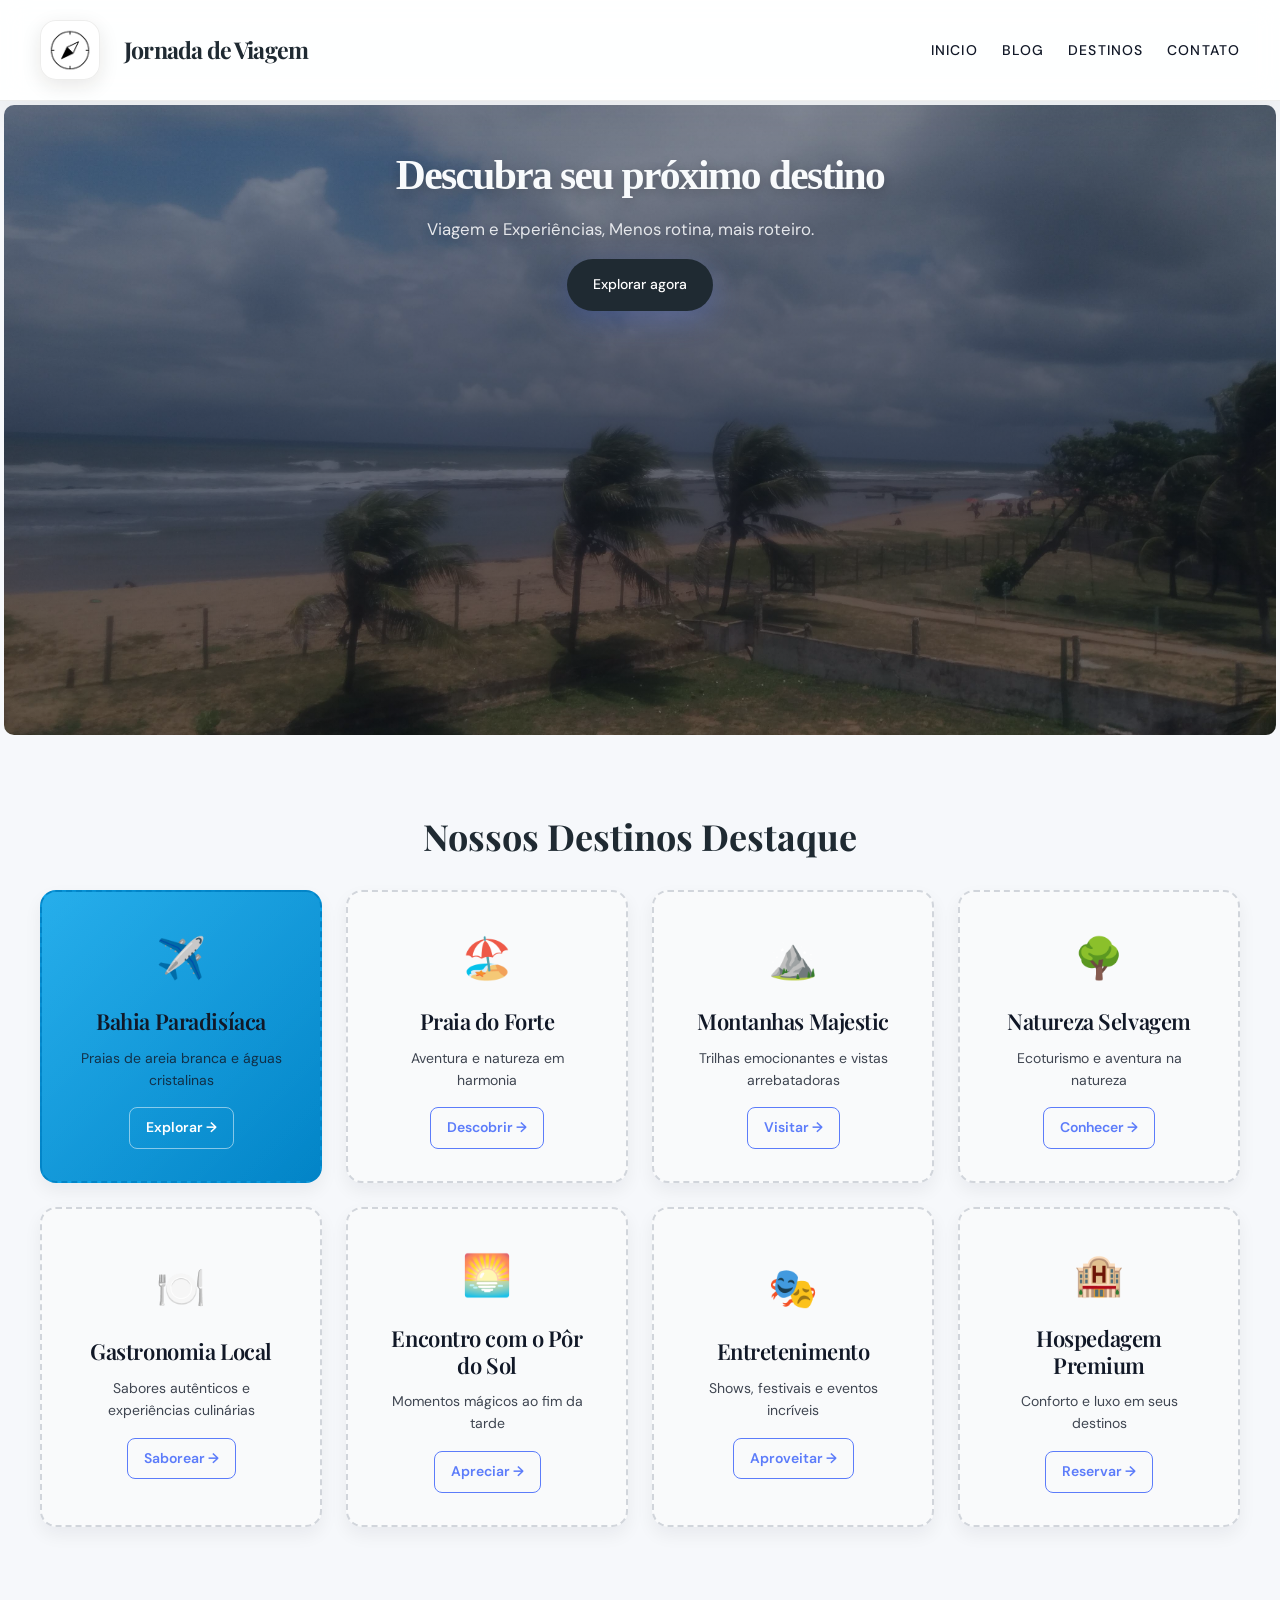
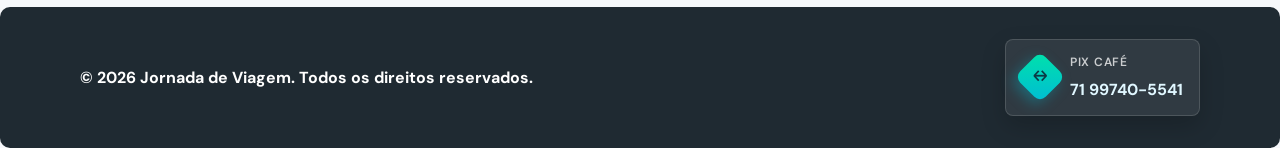
<file: index.html>
﻿<!DOCTYPE html>
<html lang="pt-BR">
<head>
    <meta charset="UTF-8">
    <meta name="viewport" content="width=device-width, initial-scale=1.0">
    <link rel="stylesheet" href="./css/style.css">
    <link rel="stylesheet" href="./css/main.css">
    <link rel="stylesheet" href="./css/grid.css">
    <link rel="icon" type="image/png" href="./favicon.png" sizes="512x512">
    <link rel="apple-touch-icon" href="./favicon.png">
    <title>Jornada de Viagem</title>
</head>
<body>
    <header class="topo">
        <a href="index.html" title="Voltar para a pagina inicial">
            
            <img class="logo" src="./img/simbolo-black-1.png" alt="Logo">
        </a>

        <h1>Jornada de Viagem</h1>

        <button class="menu-toggle" type="button" aria-label="Abrir menu" aria-expanded="false">
            <img class="menu-icon" src="./img/menu.png" alt="">
        </button>

        <nav>
            <ul class="menu-lista">
                <li><a href="./inicio/index.html">Inicio</a></li>
                <li><a href="">Blog</a></li>
                <li><a href="">Destinos</a></li>
                
                <li><a href="">Contato</a></li>
            </ul>
        </nav>
    </header>

    <main class="hero">
        <div class="container">
            <h2>Descubra seu próximo destino</h2>
            
            <p>Viagem e Experiências, Menos rotina, mais roteiro.</p>                       
            <a class="btn btn--primario" href="./inicio/index.html">Explorar agora</a>
        </div>
    </main>

    <!-- Grid de Destinos -->
    <section class="grid-section">
        <h2>Nossos Destinos Destaque</h2>
        <div class="grid-container">
            
            <!-- Card Destaque (Azul) -->
            <div class="grid-card">
                <div class="grid-card-content">
                    <span class="grid-card-icon">✈️</span>
                    <h3 class="grid-card-title">Bahia Paradisíaca</h3>
                    <p class="grid-card-description">Praias de areia branca e águas cristalinas</p>
                    <a href="#" class="grid-card-link">Explorar →</a>
                </div>
            </div>

            <!-- Card Normal 2 -->
            <div class="grid-card">
                <div class="grid-card-content">
                    <span class="grid-card-icon">🏖️</span>
                    <h3 class="grid-card-title">Praia do Forte</h3>
                    <p class="grid-card-description">Aventura e natureza em harmonia</p>
                    <a href="#" class="grid-card-link">Descobrir →</a>
                </div>
            </div>

            <!-- Card Normal 3 -->
            <div class="grid-card">
                <div class="grid-card-content">
                    <span class="grid-card-icon">⛰️</span>
                    <h3 class="grid-card-title">Montanhas Majestic</h3>
                    <p class="grid-card-description">Trilhas emocionantes e vistas arrebatadoras</p>
                    <a href="#" class="grid-card-link">Visitar →</a>
                </div>
            </div>

            <!-- Card Normal 4
            <div class="grid-card">
                <div class="grid-card-content">
                    <span class="grid-card-icon">🏛️</span>
                    <h3 class="grid-card-title">Cultura Urbana</h3>
                    <p class="grid-card-description">Mergulhe na história e arte local</p>
                    <a href="#" class="grid-card-link">Explorar →</a>
                </div>
            </div> -->

            <!-- Card Normal 5 -->
            <div class="grid-card">
                <div class="grid-card-content">
                    <span class="grid-card-icon">🌳</span>
                    <h3 class="grid-card-title">Natureza Selvagem</h3>
                    <p class="grid-card-description">Ecoturismo e aventura na natureza</p>
                    <a href="#" class="grid-card-link">Conhecer →</a>
                </div>
            </div>

            <!-- Card Normal 6 -->
            <div class="grid-card">
                <div class="grid-card-content">
                    <span class="grid-card-icon">🍽️</span>
                    <h3 class="grid-card-title">Gastronomia Local</h3>
                    <p class="grid-card-description">Sabores autênticos e experiências culinárias</p>
                    <a href="#" class="grid-card-link">Saborear →</a>
                </div>
            </div>

            <!-- Card Normal 7 -->
            <div class="grid-card">
                <div class="grid-card-content">
                    <span class="grid-card-icon">🌅</span>
                    <h3 class="grid-card-title">Encontro com o Pôr do Sol</h3>
                    <p class="grid-card-description">Momentos mágicos ao fim da tarde</p>
                    <a href="#" class="grid-card-link">Apreciar →</a>
                </div>
            </div>

            <!-- Card Normal 8 -->
            <div class="grid-card">
                <div class="grid-card-content">
                    <span class="grid-card-icon">🎭</span>
                    <h3 class="grid-card-title">Entretenimento</h3>
                    <p class="grid-card-description">Shows, festivais e eventos incríveis</p>
                    <a href="#" class="grid-card-link">Aproveitar →</a>
                </div>
            </div>

            <!-- Card Normal 9 -->
            <div class="grid-card">
                <div class="grid-card-content">
                    <span class="grid-card-icon">🏨</span>
                    <h3 class="grid-card-title">Hospedagem Premium</h3>
                    <p class="grid-card-description">Conforto e luxo em seus destinos</p>
                    <a href="#" class="grid-card-link">Reservar →</a>
                </div>
            </div>

        </div>
    </section>

    <footer>
        <div class="container rodape__conteudo">
            <p class="rodape__direitos">© 2026 Jornada de Viagem. Todos os direitos reservados.</p>
            <div class="pix" aria-label="Chave Pix para doação de café">
                <span class="pix__icon" aria-hidden="true"></span>
                <div class="pix__info">
                    <span class="pix__label">Pix Café</span>
                    <a class="pix__key" href="tel:+5571997405541">71 99740-5541</a>
                </div>
            </div>
        </div>
    </footer>

    <script src="./pages/script.js"></script>
</body>
</html>
</file>
<file: css/style.css>
@import url(global.css);
@import url(header.css);
@import url(footer.css);
</file>
<file: css/main.css>
main {
  position: relative;
  min-height: 70vh;
  padding-block: var(--sp-12);
  background: linear-gradient(
      180deg,
      rgba(17, 24, 39, 0.38) 0%,
      rgba(17, 24, 39, 0.6) 55%,
      rgba(17, 24, 39, 0.45) 100%
    ),
    url("../img/bahia/Bahiapraiadeserta.png") center/cover no-repeat;
  color: #f8fafc;
  border-radius: 10px;
  overflow: hidden;
  margin: var(--sp-1);
}

.hero .container {
  display: flex;
  flex-direction: column;
  gap: var(--sp-4);
  max-width: 640px;
  text-align: center;
}

.hero h2 {
  font-family: cursive;
  font-size: clamp(2rem, 5vw, 2.6rem);
  letter-spacing: -0.04em;
  color: #f8fafc;
  line-height: 1.1;
  text-shadow: 0 3px 12px rgba(0, 0, 0, 0.22); /* pequeno shadow */
  text-align: center;
  transition: color var(--trans-rapida);
}

.hero h2:hover {
  color: #00bcd4; /* azul ciano */
}

.hero p {
  font-size: 1.05rem;
  color: #e5e7eb;
  max-width: 520px;
  line-height: 1.7;
  text-shadow: 0 4px 12px rgba(0, 0, 0, 0.2);
}

.hero .btn {
  align-self: center;
  padding-inline: var(--sp-6);
  box-shadow: 0 10px 28px rgba(92, 124, 250, 0.25);
}

.hero .btn:hover {
  color: #16a34a;
}

@media (max-width: 1024px) {
  main {
    margin: 0;
    border-radius: 0;
    min-height: 50vh;
    padding-block: var(--sp-6);
    padding-inline: max(1.25rem, var(--padding-pagina) * 0.75);
  }
}

@media (max-width: 768px) {
  main {
    padding-block: var(--sp-8);
    padding-inline: var(--padding-pagina);
    min-height: 70vh;
  }
}

@media (max-width: 480px) {
  main {
    padding-block: var(--sp-6) var(--sp-8);
    margin: 0;
    border-radius: 0;
    min-height: 78vh;
  }

  .hero .container {
    padding-inline: var(--sp-4);
    gap: var(--sp-3);
  }

  .hero .btn {
    margin-top: var(--sp-2);
  }

  .hero h2 {
    font-size: clamp(1.6rem, 8vw, 2rem);
  }

  .hero p {
    font-size: var(--fs-sm);
  }
}
</file>
<file: css/grid.css>
/* =========== GRID SECTION =========== */

.grid-section {
  padding: var(--sp-12) var(--padding-pagina);
  background: var(--cor-fundo);
  margin: var(--sp-8) 0;
}

.grid-section h2 {
  text-align: center;
  margin-bottom: var(--sp-8);
  color: var(--cor-primaria);
  font-size: clamp(var(--fs-xl), 4vw, var(--fs-2xl));
}

.grid-container {
  display: grid;
  grid-template-columns: repeat(auto-fit, minmax(280px, 1fr));
  gap: var(--sp-6);
  max-width: var(--largura-max);
  margin: 0 auto;
}

/* =========== GRID CARDS =========== */

.grid-card {
  position: relative;
  background: var(--cor-superficie);
  border: 2px dashed #d1d5db;
  border-radius: var(--raio-lg);
  padding: var(--sp-8);
  min-height: 220px;
  display: flex;
  align-items: center;
  justify-content: center;
  cursor: pointer;
  transition: all var(--trans-media);
  overflow: hidden;
  box-shadow: var(--sombra-sm);
}

/* Primeira card com destaque em azul */
.grid-card:first-child {
  background: linear-gradient(135deg, #0ea5e9 0%, #0284c7 100%);
  border-color: #0284c7;
  color: white;
  position: relative;
}

.grid-card:first-child::before {
  content: '';
  position: absolute;
  top: 0;
  left: 0;
  right: 0;
  bottom: 0;
  background: linear-gradient(
    135deg,
    rgba(255, 255, 255, 0.1) 0%,
    rgba(255, 255, 255, 0) 100%
  );
  pointer-events: none;
}

.grid-card:first-child .grid-card-content {
  position: relative;
  z-index: 1;
}

/* Cards normais */
.grid-card:not(:first-child) {
  background: #f9fafb;
  color: var(--cor-texto);
}

.grid-card:not(:first-child):hover {
  background: var(--cor-superficie);
  border-color: var(--cor-acento);
  transform: translateY(-8px) scale(1.02);
  box-shadow: 0 16px 32px rgba(17, 24, 39, 0.12);
}

.grid-card:first-child:hover {
  transform: translateY(-8px) scale(1.02);
  box-shadow: 0 20px 40px rgba(2, 132, 199, 0.25);
}

/* =========== CARD CONTENT =========== */

.grid-card-content {
  text-align: center;
  width: 100%;
  z-index: 2;
}

.grid-card-icon {
  font-size: 2.5rem;
  margin-bottom: var(--sp-4);
  display: block;
}

.grid-card-title {
  font-size: var(--fs-lg);
  font-weight: 600;
  margin-bottom: var(--sp-3);
  font-family: cursive, var(--fonte-titulo);
  letter-spacing: -0.02em;
}

.grid-card-description {
  font-size: var(--fs-sm);
  line-height: 1.6;
  opacity: 0.8;
  margin-bottom: var(--sp-4);
}

.grid-card-link {
  display: inline-block;
  font-size: var(--fs-sm);
  font-weight: 600;
  padding: var(--sp-2) var(--sp-4);
  border-radius: var(--raio-md);
  text-decoration: none;
  transition: all var(--trans-rapida);
  position: relative;
}

.grid-card:first-child .grid-card-link {
  color: white;
  border: 1px solid rgba(255, 255, 255, 0.5);
}

.grid-card:first-child .grid-card-link:hover {
  background: rgba(255, 255, 255, 0.2);
  border-color: white;
}

.grid-card:not(:first-child) .grid-card-link {
  color: var(--cor-acento);
  border: 1px solid var(--cor-acento);
}

.grid-card:not(:first-child) .grid-card-link:hover {
  background: var(--cor-acento);
  color: white;
}

/* =========== RESPONSIVE =========== */

@media (max-width: 768px) {
  .grid-container {
    grid-template-columns: repeat(auto-fit, minmax(220px, 1fr));
    gap: var(--sp-4);
  }

  .grid-card {
    min-height: 180px;
    padding: var(--sp-6);
  }

  .grid-card-icon {
    font-size: 2rem;
  }

  .grid-card-title {
    font-size: var(--fs-base);
  }

  .grid-section {
    padding: var(--sp-8) var(--padding-pagina);
    margin: var(--sp-6) 0;
  }
}

@media (max-width: 480px) {
  .grid-container {
    grid-template-columns: 1fr;
    gap: var(--sp-3);
  }

  .grid-card {
    min-height: 160px;
    padding: var(--sp-4);
  }

  .grid-section h2 {
    margin-bottom: var(--sp-6);
  }
}
</file>
